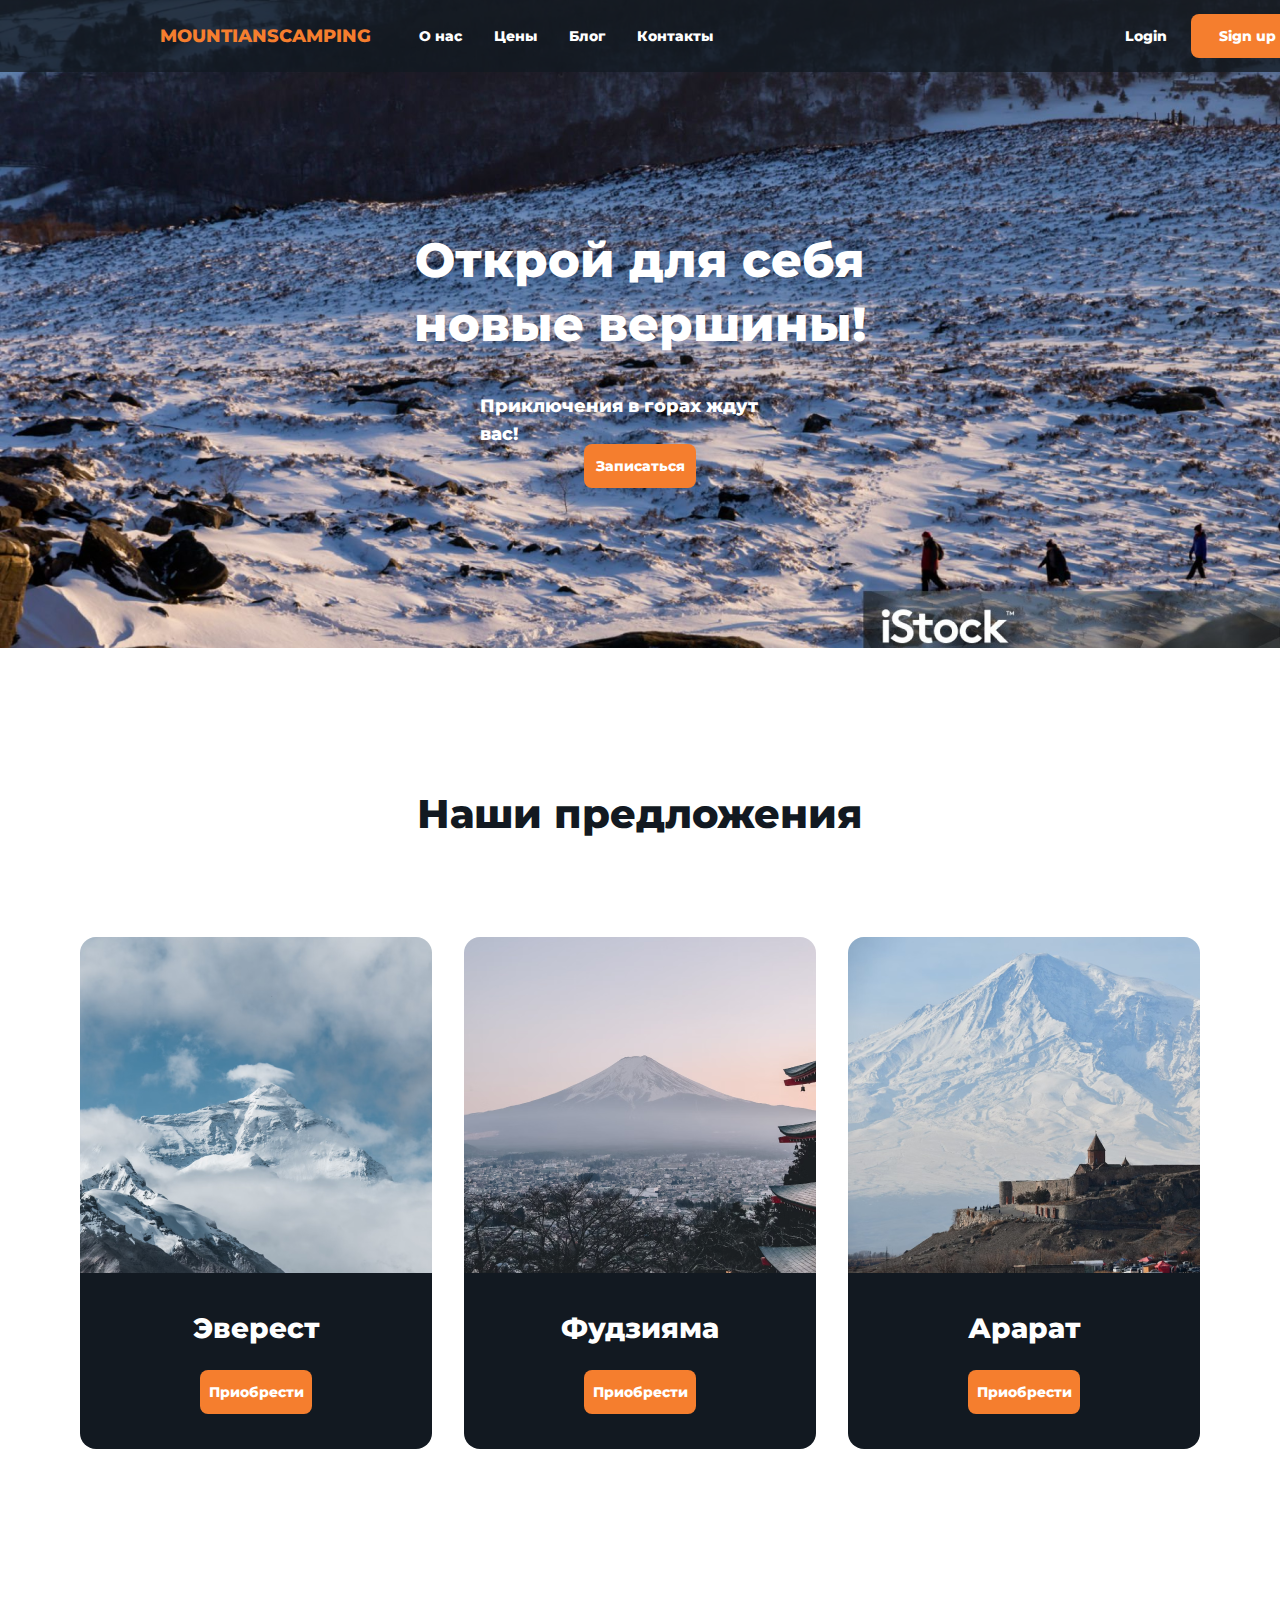
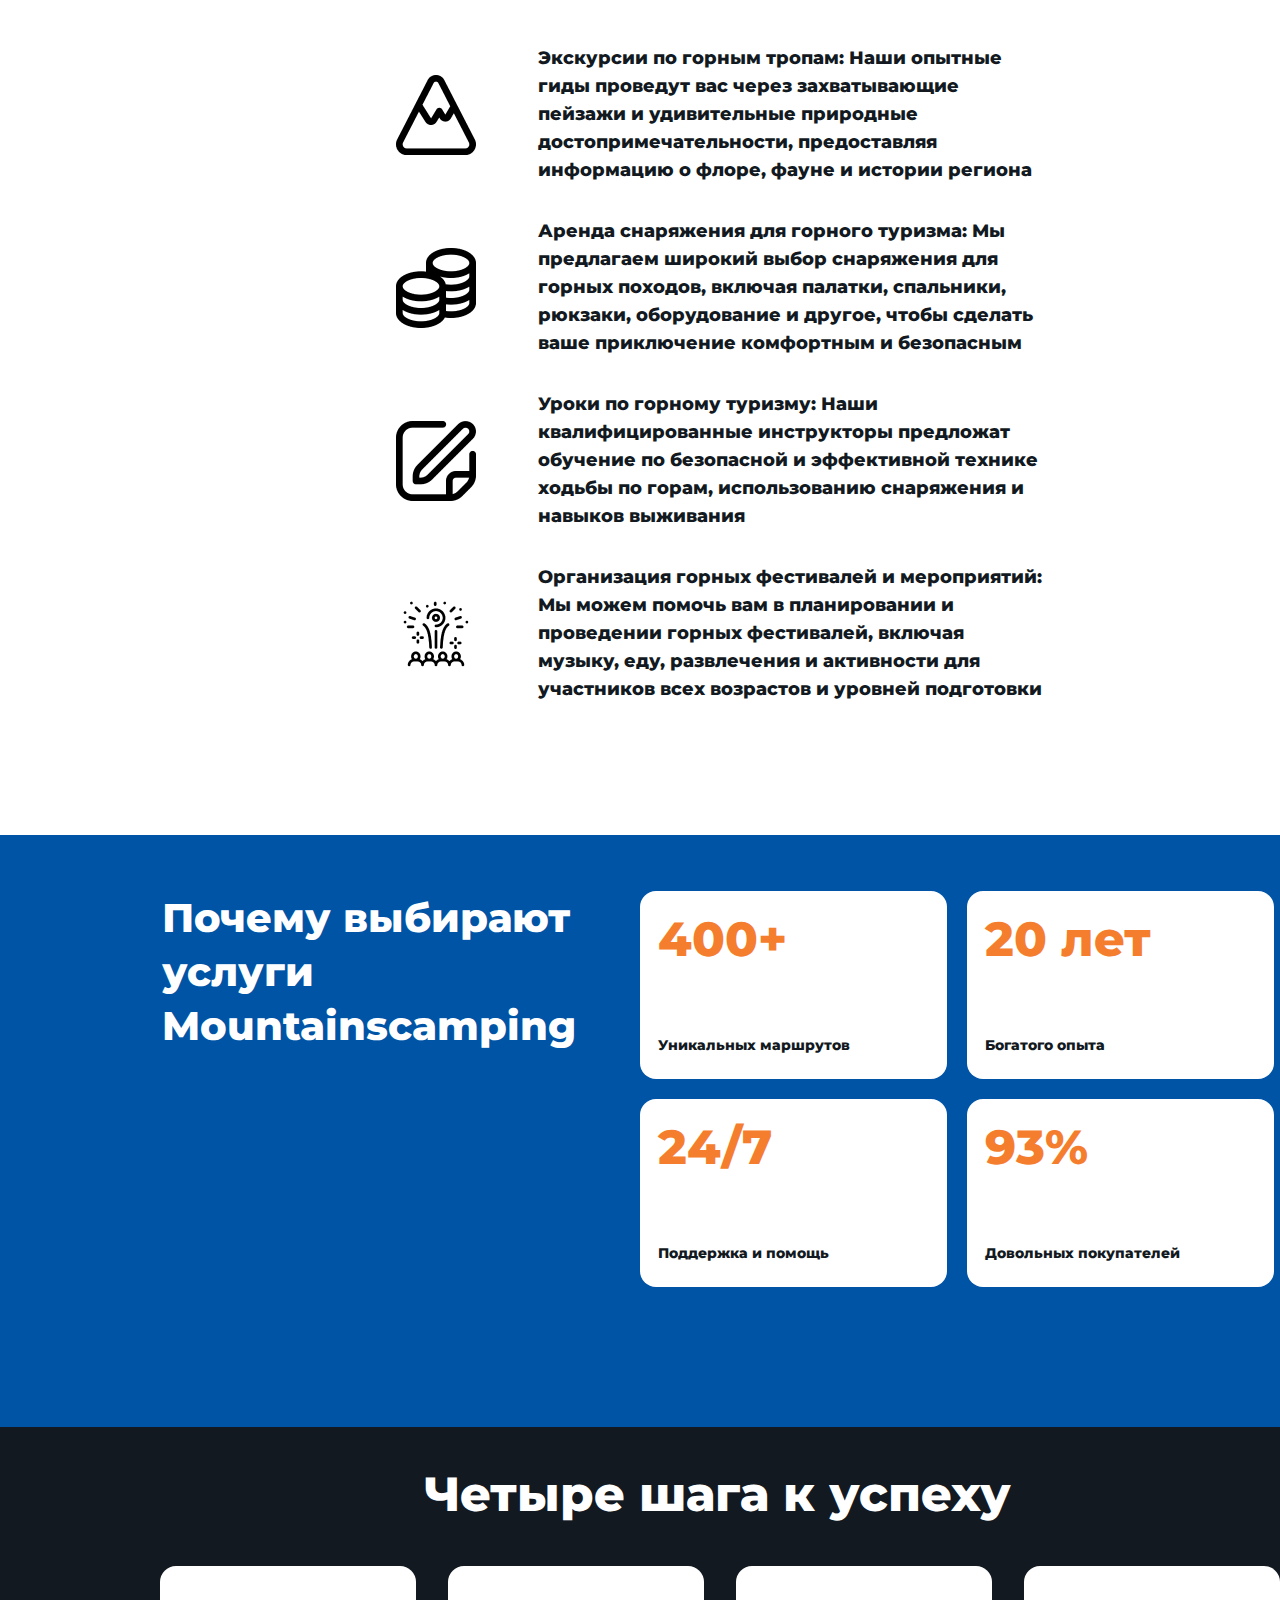
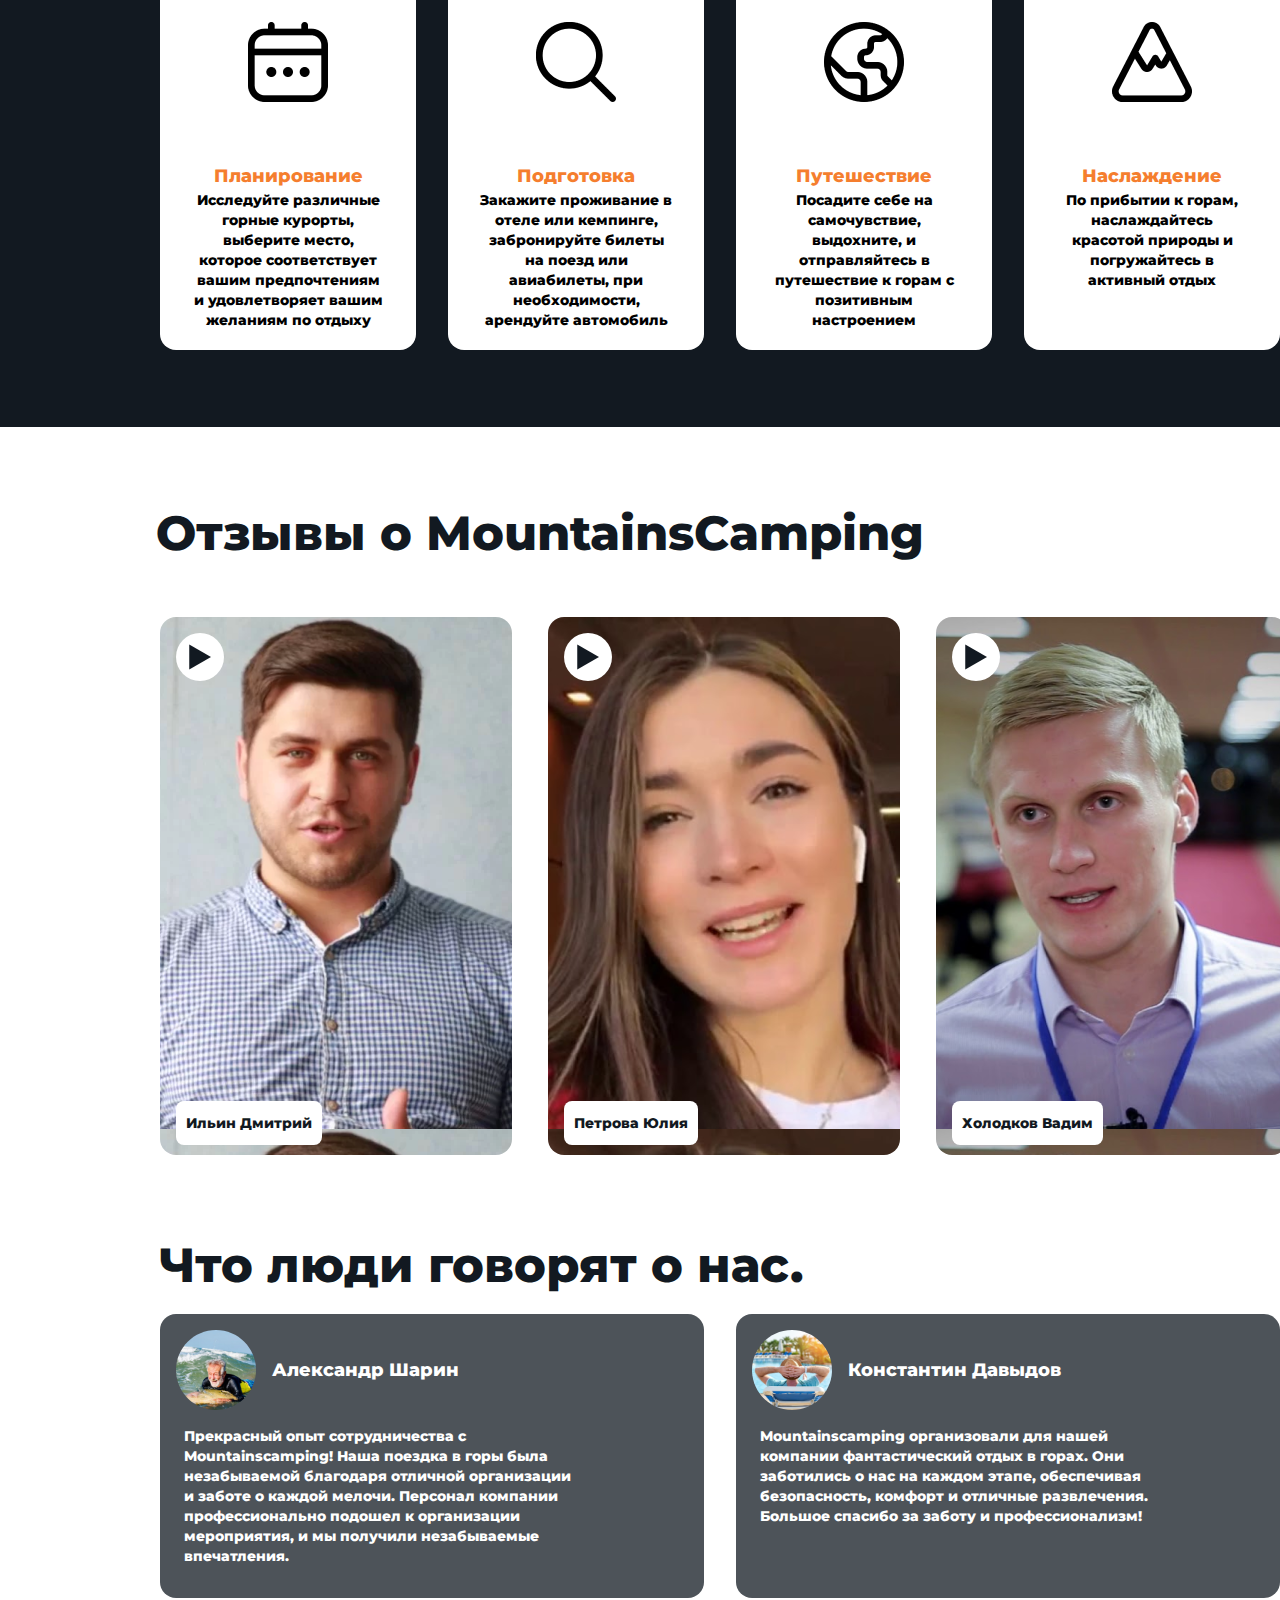
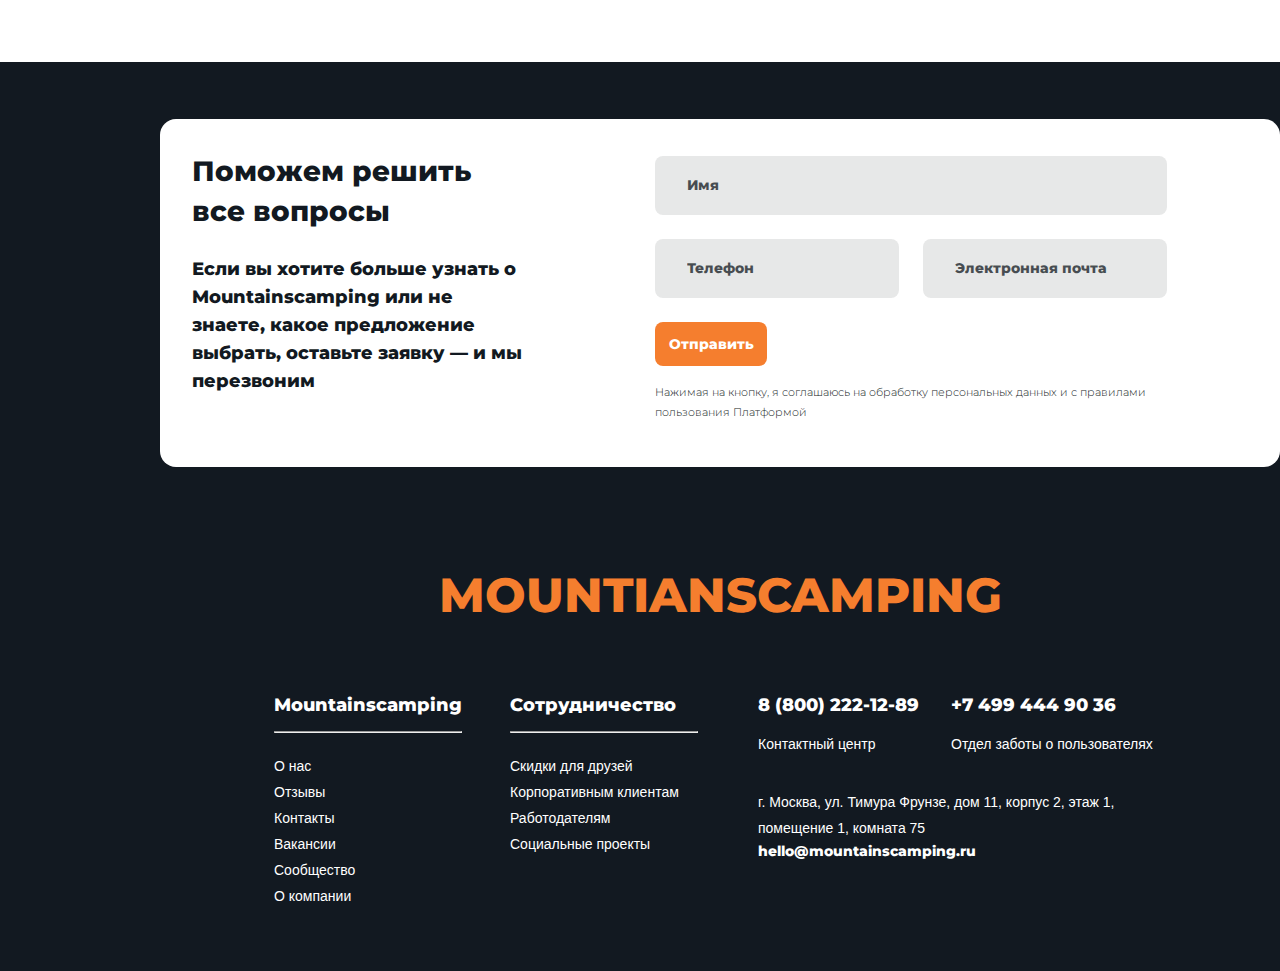
<file: index.html>
<!DOCTYPE html>
<html lang="ru">
  <head>
    <meta charset="UTF-8" />
    <meta name="viewport" content="width=device-width, initial-scale=1.0" />
    <link rel="stylesheet" type="text/css" href="practice.css" />
    <link rel="preconnect" href="https://fonts.googleapis.com" />
    <link rel="preconnect" href="https://fonts.gstatic.com" crossorigin />
    <link
      href="https://fonts.googleapis.com/css2?family=Montserrat:wght@300;800&display=swap"
      rel="stylesheet"
    />

    <title>Mountainscamping</title>
  </head>
  <body>
    <div class="container">
      <div class="header">
        <div class="nav-bar">
          <div class="nav-bar__main-block">
            <h4 class="logo" id="nav-bar">MOUNTIANSCAMPING</h4>
            <ul class="nav-bar__menu">
              <li class="nav-bar__menu-item">
                <a class="nav-bar__menu-item-href" href="#">О нас</a>
              </li>
              <li class="nav-bar__menu-item">
                <a class="nav-bar__menu-item-href" href="#">Цены</a>
              </li>
              <li class="nav-bar__menu-item">
                <a class="nav-bar__menu-item-href" href="#">Блог</a>
              </li>
              <li class="nav-bar__menu-item">
                <a class="nav-bar__menu-item-href" href="#">Контакты</a>
              </li>
            </ul>
            <a href="#" class="nav-bar__login">Login</a>
            <button class="button" id="nav-bar-button">Sign up</button>
          </div>
        </div>
        <div class="greetings">
          <div class="greetings__main-block">
            <h1 class="greetings__title">Открой для себя новые вершины!</h1>
            <h4 class="greetings__subtitle">Приключения в горах ждут вас!</h4>
            <button class="button" id="greetings">Записаться</button>
          </div>
        </div>
      </div>
      <div class="call-to-action">
        <h2 class="call-to-action__title">Наши предложения</h2>
        <div class="call-to-action__down">
          <div class="call-to-action__block">
            <img
              class="call-to-action__image"
              src="image/image-2.png"
              alt="Эверест"
            />
            <div class="call-to-action__signboard">
              <h3 class="call-to-action__name">Эверест</h3>
              <button class="button" id="call-to-action">Приобрести</button>
            </div>
          </div>
          <div class="call-to-action__block">
            <img
              class="call-to-action__image"
              src="image/image-4.png"
              alt="Фудзияма"
            />
            <div class="call-to-action__signboard">
              <h3 class="call-to-action__name">Фудзияма</h3>
              <button class="button" id="call-to-action">Приобрести</button>
            </div>
          </div>
          <div class="call-to-action__block">
            <img
              class="call-to-action__image"
              src="image/image-3.png"
              alt="Арарат"
            />
            <div class="call-to-action__signboard">
              <h3 class="call-to-action__name">Арарат</h3>
              <button class="button" id="call-to-action">Приобрести</button>
            </div>
          </div>
        </div>
      </div>
      <div class="services">
        <div class="services__main-block">
          <div class="services__block" id="block-1">
            <img
              class="services__image"
              src="image/image-12.png"
              alt="Экскурсии по горным тропам"
            />
            <p class="services__description">
              Экскурсии по горным тропам: Наши опытные гиды проведут вас через
              захватывающие пейзажи и удивительные природные
              достопримечательности, предоставляя информацию о флоре, фауне и
              истории региона
            </p>
          </div>
          <div class="services__block" id="block-2">
            <img
              class="services__image"
              src="image/image-13.png"
              alt="Аренда снаряжения для горного туризма"
            />
            <p class="services__description">
              Аренда снаряжения для горного туризма: Мы предлагаем широкий выбор
              снаряжения для горных походов, включая палатки, спальники,
              рюкзаки, оборудование и другое, чтобы сделать ваше приключение
              комфортным и безопасным
            </p>
          </div>
          <div class="services__block" id="block-3">
            <img
              class="services__image"
              src="image/image-14.png"
              alt="Уроки по горному туризму"
            />
            <p class="services__description">
              Уроки по горному туризму: Наши квалифицированные инструкторы
              предложат обучение по безопасной и эффективной технике ходьбы по
              горам, использованию снаряжения и навыков выживания
            </p>
          </div>
          <div class="services__block" id="block-4">
            <img
              class="services__image"
              src="image/image-15.png"
              alt="Организация горных фестивалей и мероприятий"
            />
            <p class="services__description">
              Организация горных фестивалей и мероприятий: Мы можем помочь вам в
              планировании и проведении горных фестивалей, включая музыку, еду,
              развлечения и активности для участников всех возрастов и уровней
              подготовки
            </p>
          </div>
        </div>
      </div>
      <div class="advantages">
        <div class="advantages__main-block">
          <div class="advantages__title-block">
            <h2 class="advantages__title">
              Почему выбирают услуги Mountainscamping
            </h2>
          </div>
          <div class="advantages__advantage-block">
            <div class="advantages__block">
              <h1>400+</h1>
              <p>Уникальных маршрутов</p>
            </div>
            <div class="advantages__block">
              <h1>20 лет</h1>
              <p>Богатого опыта</p>
            </div>
            <div class="advantages__block">
              <h1>24/7</h1>
              <p>Поддержка и помощь</p>
            </div>
            <div class="advantages__block">
              <h1>93%</h1>
              <p>Довольных покупателей</p>
            </div>
          </div>
        </div>
      </div>
      <div class="all-steps">
        <div class="all-steps__main-block">
          <h1 class="all-steps__title">Четыре шага к успеху</h1>
          <div class="all-steps__block">
            <div class="all-steps__step">
              <img class="all-steps__image" src="image/image-10.png" alt="" />
              <h4 class="all-steps__title-step">Планирование</h4>
              <p class="all-steps__step-text">
                Исследуйте различные горные курорты, выберите место, которое
                соответствует вашим предпочтениям и удовлетворяет вашим желаниям
                по отдыху
              </p>
            </div>
            <div class="all-steps__step">
              <img class="all-steps__image" src="image/image-9.png" alt="" />
              <h4 class="all-steps__title-step">Подготовка</h4>
              <p class="all-steps__step-text">
                Закажите проживание в отеле или кемпинге, забронируйте билеты на
                поезд или авиабилеты, при необходимости, арендуйте автомобиль
              </p>
            </div>
            <div class="all-steps__step">
              <img class="all-steps__image" src="image/image-11.png" alt="" />
              <h4 class="all-steps__title-step">Путешествие</h4>
              <p class="all-steps__step-text">
                Посадите себе на самочувствие, выдохните, и отправляйтесь в
                путешествие к горам с позитивным настроением
              </p>
            </div>
            <div class="all-steps__step">
              <img class="all-steps__image" src="image/image-12.png" alt="" />
              <h4 class="all-steps__title-step">Наслаждение</h4>
              <p class="all-steps__step-text">
                По прибытии к горам, наслаждайтесь красотой природы и
                погружайтесь в активный отдых
              </p>
            </div>
          </div>
        </div>
      </div>
      <div class="video-reviews">
        <h1>Отзывы о MountainsCamping</h1>
        <div class="video-reviews__reviews-block">
          <div class="video-reviews__review">
            <button class="circle-button">
              <svg
                xmlns="http://www.w3.org/2000/svg"
                width="22"
                height="27"
                viewBox="0 0 22 27"
                fill="none"
              >
                <path
                  d="M22 13.5L0.25 26.0574V0.942632L22 13.5Z"
                  fill="#121921"
                />
              </svg>
            </button>
            <div class="video-reviews__name-board">
              <p>Ильин Дмитрий</p>
            </div>
          </div>
          <div class="video-reviews__review">
            <button class="circle-button">
              <svg
                xmlns="http://www.w3.org/2000/svg"
                width="22"
                height="27"
                viewBox="0 0 22 27"
                fill="none"
              >
                <path
                  d="M22 13.5L0.25 26.0574V0.942632L22 13.5Z"
                  fill="#121921"
                />
              </svg>
            </button>
            <div class="video-reviews__name-board">
              <p>Петрова Юлия</p>
            </div>
          </div>
          <div class="video-reviews__review">
            <button class="circle-button">
              <svg
                xmlns="http://www.w3.org/2000/svg"
                width="22"
                height="27"
                viewBox="0 0 22 27"
                fill="none"
              >
                <path
                  d="M22 13.5L0.25 26.0574V0.942632L22 13.5Z"
                  fill="#121921"
                />
              </svg>
            </button>
            <div class="video-reviews__name-board">
              <p>Холодков Вадим</p>
            </div>
          </div>
        </div>
      </div>

      <div class="text-reviews">
        <div class="text-reviews__main-block">
          <h1 class="text-reviews__title">Что люди говорят о нас.</h1>
          <div class="text-reviews__blocks">
            <div class="text-reviews__block">
              <div class="text-reviews__block-up">
                <img
                  class="text-reviews__image"
                  src="image/ellipse-23.svg"
                  alt="Александр Шарин"
                />
                <h4 class="text-reviews__name">Александр Шарин</h4>
              </div>
              <p class="text-reviews__text">
                Прекрасный опыт сотрудничества с Mountainscamping! Наша поездка
                в горы была незабываемой благодаря отличной организации и заботе
                о каждой мелочи. Персонал компании профессионально подошел к
                организации мероприятия, и мы получили незабываемые впечатления.
              </p>
            </div>
            <div class="text-reviews__block">
              <div class="text-reviews__block-up">
                <img
                  class="text-reviews__image"
                  src="image/ellipse-22.svg"
                  alt="Константин Давыдов"
                />
                <h4 class="text-reviews__name">Константин Давыдов</h4>
              </div>
              <p class="text-reviews__text">
                Mountainscamping организовали для нашей компании фантастический
                отдых в горах. Они заботились о нас на каждом этапе, обеспечивая
                безопасность, комфорт и отличные развлечения. Большое спасибо за
                заботу и профессионализм!
              </p>
            </div>
          </div>
        </div>
      </div>
      <div class="footer">
        <div class="form">
          <div class="form__text-block">
            <h3 class="form__title">Поможем решить все вопросы</h3>
            <h4 class="form__text">
              Если вы хотите больше узнать о Mountainscamping или не знаете,
              какое предложение выбрать, оставьте заявку — и мы перезвоним
            </h4>
          </div>
          <div class="form__info-block">
            <input class="form__input" type="text" placeholder="Имя" />
            <div class="form__phone-email">
              <input class="form__input-tel" type="tel" placeholder="Телефон" />
              <input
                class="form__input-email"
                type="email"
                placeholder="Электронная почта"
              />
            </div>
            <button class="button" type="submit">Отправить</button>
            <a href="#" class="form__link"
              >Нажимая на кнопку, я соглашаюсь на обработку персональных данных
              и с правилами пользования Платформой</a
            >
          </div>
        </div>
        <div class="data">
          <h1 class="logo" id="data">MOUNTIANSCAMPING</h1>
          <div class="data__data-block">
            <div class="data__data-ul-block">
              <h4 class="data__title">Mountainscamping</h4>
              <hr />
              <ul class="data__ul">
                <li class="data__ul-item"><a href="#">О нас</a></li>
                <li class="data__ul-item"><a href="#">Отзывы</a></li>
                <li class="data__ul-item"><a href="#">Контакты</a></li>
                <li class="data__ul-item"><a href="#">Вакансии</a></li>
                <li class="data__ul-item"><a href="#">Сообщество</a></li>
                <li class="data__ul-item"><a href="#">О компании</a></li>
              </ul>
            </div>
            <div class="data__data-ul-block">
              <h4 class="data__title">Сотрудничество</h4>
              <hr />
              <ul class="data__ul">
                <li class="data__ul-item"><a href="#">Скидки для друзей</a></li>
                <li class="data__ul-item">
                  <a href="#">Корпоративным клиентам</a>
                </li>
                <li class="data__ul-item"><a href="#">Работодателям</a></li>
                <li class="data__ul-item">
                  <a href="#">Социальные проекты</a>
                </li>
              </ul>
            </div>
            <div class="data__info">
              <div class="data__phone-block">
                <div class="data__phone">
                  <h4 class="data__title">8 (800) 222-12-89</h4>
                  <p class="data__text">Контактный центр</p>
                </div>
                <div class="data__phone">
                  <h4 class="data__title">+7 499 444 90 36</h4>
                  <p class="data__text">Отдел заботы о пользователях</p>
                </div>
              </div>
              <div class="data__location-email-block">
                <p class="data__text">
                  г. Москва, ул. Тимура Фрунзе, дом 11, корпус 2, этаж 1,
                  помещение 1, комната 75
                </p>
                <a class="data__email" href="#">hello@mountainscamping.ru</a>
              </div>
            </div>
          </div>
        </div>
      </div>
    </div>
  </body>
</html>
</file>
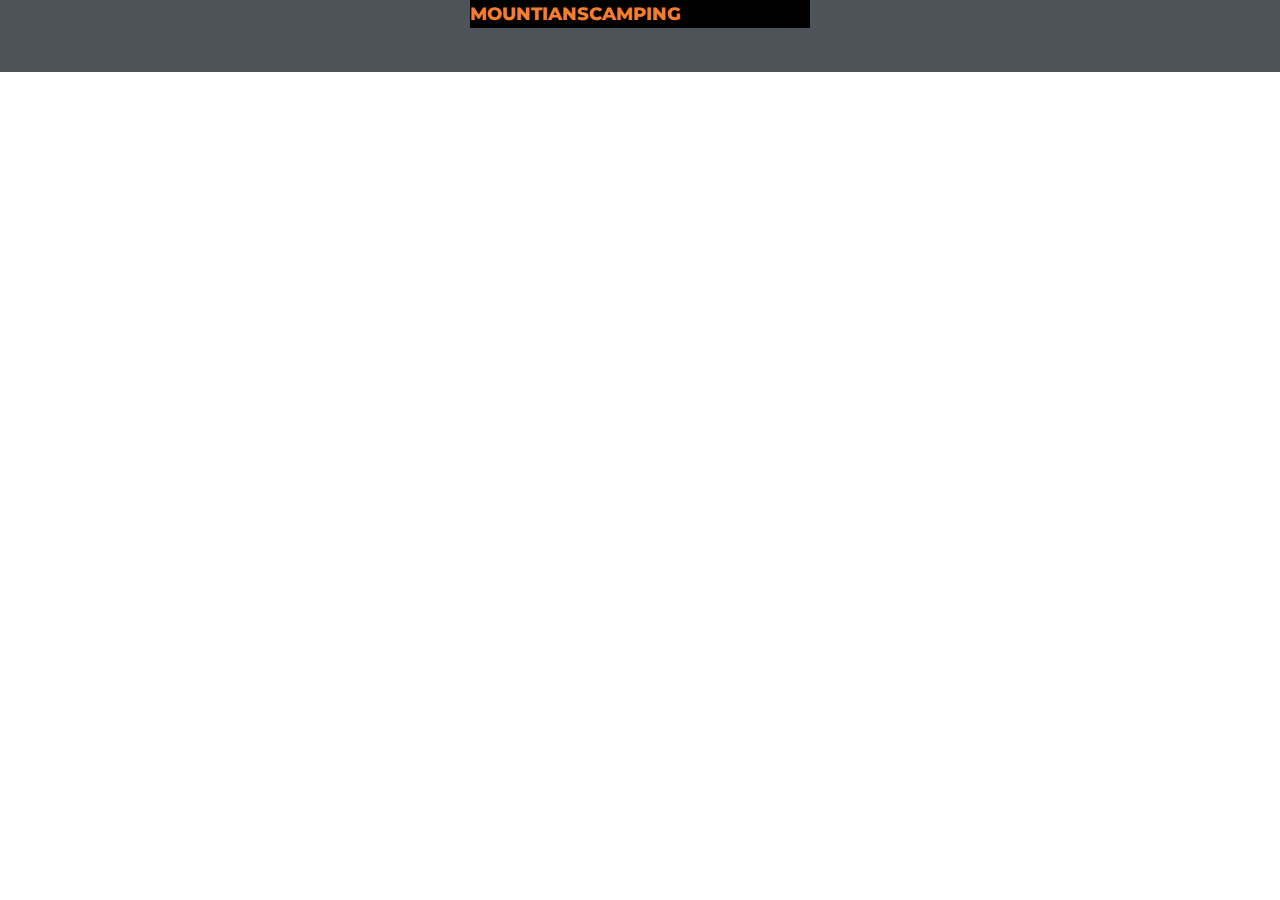
<file: new-practice.html>
<!DOCTYPE html>
<html lang="en">
  <head>
    <meta charset="UTF-8" />
    <meta name="viewport" content="width=device-width, initial-scale=1.0" />
    <link rel="stylesheet" type="text/css" href="new-practice.css" />
    <link rel="preconnect" href="https://fonts.googleapis.com" />
    <link rel="preconnect" href="https://fonts.gstatic.com" crossorigin />
    <link
      href="https://fonts.googleapis.com/css2?family=Montserrat:wght@300;800&display=swap"
      rel="stylesheet"
    />
    <title>Mountainscamping</title>
  </head>
  <body>
    <div class="container">
      <div class="header">
        <div class="nav-bar">
            <div class="nav-bar__main-block">
                <h4 class="logo" id="nav-bar">MOUNTIANSCAMPING</h4>
            </div>
        </div>
      </div>
    </div>
  </body>
</html>
</file>
<file: practice.css>
* {
  padding: 0;
  margin: 0;
}

.body {
  max-width: 100%;
  overflow-x: hidden;
}

@font-face {
  font-family: "Montserrat-Thin";
  src: 
    url("\fonts\Montserrat-Thin.ttf")
    format("ttf");
}

.container {
  width: 100%;
  display: flex;
  flex-direction: column;
  position: absolute;
}

.button {
  display: flex;
  width: 112px;
  padding: 12px 10px;
  justify-content: center;
  color: var(--white-100, #fff);
  font-family: "Montserrat", sans-serif;
  font-size: 14px;
  font-style: normal;
  font-weight: 800;
  line-height: 20px;
  align-items: center;
  gap: 24px;
  border: none;
  border-radius: 8px;
  background: var(--orange-100, #f57e2e);
  transition: background-color 0.2s ease;
}

.button:hover {
  color: #f57e2e;
  background-color: #fff;
  transition: background-color 0.2s ease;
}

.logo {
  color: #f57e2e;
  font-family: "Montserrat", sans-serif;
  font-size: 18px;
  font-style: normal;
  font-weight: 800;
  line-height: 28px;
}

.header {
  width: 100%;
  height: 648px;
  flex-shrink: 0;
  background: url("image/image\ 1.png");
  background-size: cover;
  background-repeat: no-repeat;
}

.nav-bar {
  display: flex;
  flex-direction: row;
  width: 100%;
  height: 72px;
  background: var(--dark-blue-75, rgba(18, 25, 33, 0.75));
}

.nav-bar__main-block {
  display: flex;
  align-items: center;
}

#nav-bar {
  margin-left: 160px;
  margin-right: 48px;
}

.nav-bar__menu {
  list-style: none;
  display: flex;
  flex-direction: row;
  align-items: center;
  width: 296px;
  margin: 0;
  padding: 0;
}

.nav-bar__menu-item {
  margin-right: 32px;
  white-space: nowrap;
}

.nav-bar__menu-item-href {
  font-family: "Montserrat", sans-serif;
  font-size: 14px;
  font-style: normal;
  font-weight: 800;
  line-height: 20px;
  text-decoration: none;
  color: var(--white-100, #fff);
}

.nav-bar__menu-item-href:hover {
  font-family: "Montserrat", sans-serif;
  font-size: 14px;
  font-style: normal;
  font-weight: 800;
  line-height: 20px;
  text-decoration: none;
  color: #f57e2e;
}

.nav-bar__login {
  margin-left: auto;
  font-family: "Montserrat", sans-serif;
  font-size: 14px;
  font-style: normal;
  font-weight: 800;
  line-height: 20px;
  text-decoration: none;
  color: var(--white-100, #fff);
  margin-left: 410px;
}

#nav-bar-button {
  margin-left: 24px;
  margin-right: 160px;
}

.nav-bar__login:hover {
  color: #f57e2e;
}

.greetings {
  position: relative;
}

.greetings__main-block {
  display: flex;
  flex-direction: column;
  width: 510px;
  height: 286px;
  margin-top: 286px;
  margin-left: 50%;
  transform: translate(-50%, -50%);
  transform: translate(-50%, -50%);
  padding: 12px 10px;
  justify-content: center;
  align-items: center;
  gap: 24px;
}

.greetings__title {
  width: 544px;
  height: 44px;
  flex-shrink: 0;
  color: #fff;
  font-family: "Montserrat", sans-serif;
  font-size: 48px;
  font-style: normal;
  font-weight: 800;
  line-height: 64px;
  text-align: center;
}

.greetings__subtitle {
  width: 320px;
  height: 28px;
  margin-top: 96px;
  color: #fff;
  font-family: "Montserrat", sans-serif;
  font-size: 18px;
  font-style: normal;
  font-weight: 800;
  line-height: 28px;
}


.call-to-action {
  width: 100%;
  height: 852px;
  display: flex;
  flex-direction: column;
  justify-content: center;
  align-items: center;
}

.call-to-action__title {
  width: 447px;
  height: 54px;
  margin-top: 87px;
  margin-bottom: 96px;
  text-align: center;
  color: #121921;
  font-family: "Montserrat", sans-serif;
  font-size: 40px;
  font-style: normal;
  font-weight: 800;
  line-height: 54px;
}

.call-to-action__down {
  display: flex;
  flex-direction: row;
  justify-content: space-around;
}

.call-to-action__block {
  display: flex;
  flex-direction: column;
  align-items: center;
  margin: 0 16px;
}

.call-to-action__image {
  width: 352px;
  height: 352px;
  border-radius: 16px 16px 0px 0px;
}

.call-to-action__signboard {
  width: 352px;
  height: 176px;
  margin-top: -16px;
  border-radius: 0px 0px 16px 16px;
  background-color: #121921;
  display: flex;
  flex-direction: column;
  justify-content: space-around;
}

.call-to-action__name {
  color: var(--white-100, #fff);
  font-family: "Montserrat", sans-serif;
  font-size: 28px;
  font-style: normal;
  font-weight: 800;
  line-height: 40px;
  text-align: center;
}
#call-to-action {
  margin-top: -48px;
  align-self: center;
}

.services {
  width: 647px;
  height: 647px;
  flex-shrink: 0;
  margin-top: 144px;
  margin-left: 396px;
  margin-bottom: 144px;
}
.services__block {
  display: flex;
  flex-direction: row;
  width: 647px;
  height: 141px;
  margin-bottom: 32px;
}

.services__image {
  width: 80px;
  height: 80px;
  margin-right: 62px;
  align-self: center;
}

.services__description {
  color: var(--dark-blue-100, #121921);
  font-family: Montserrat;
  font-size: 18px;
  font-style: normal;
  font-weight: 800;
  line-height: 28px;
}

.advantages {
  width: 100%;
  height: 592px;
  background: var(--blue-100, #0054a6);
}

.advantages__main-block {
  display: flex;
}

.advantages__title-block {
  margin-top: 56px;
  margin-left: 162px;
  margin-right: 32px;
}

.advantages__title {
  width: 446px;
  height: 48px;
  color: var(--white-100, #fff);
  font-family: "Montserrat", sans-serif;
  font-size: 40px;
  font-style: normal;
  font-weight: 800;
  line-height: 54px;
}

.advantages__advantage-block {
  width: 634px;
  height: 416px;
  display: flex;
  flex-wrap: wrap;
  justify-content: space-between;
  margin-top: 56px;
}

.advantages__block {
  width: calc(50% - 10px);
  margin-bottom: 20px;
  background: var(--white-100, #fff);
  border-radius: 16px;
}

.advantages h1 {
  width: 195.294px;
  height: 64px;
  color: var(--orange-100, #f57e2e);
  font-family: "Montserrat", sans-serif;
  font-size: 48px;
  font-style: normal;
  font-weight: 800;
  line-height: 64px;
  margin: 16px 0 0 17.65px;
}

.advantages p {
  width: 222.353px;
  height: 20px;
  color: var(--dark-blue-100, #121921);
  font-family: "Montserrat", sans-serif;
  font-size: 14px;
  font-style: normal;
  font-weight: 800;
  line-height: 20px;
  margin: 64px 0 0 17.65px;
}

.all-steps {
  width: 100%;
  height: 600px;
  flex-shrink: 0;
  background: var(--dark-blue-100, #121921);
}

.all-steps__title {
  width: 589px;
  color: var(--white-100, #fff);
  font-family: "Montserrat", sans-serif;
  font-size: 48px;
  font-style: normal;
  font-weight: 800;
  line-height: 64px;
  margin-top: 35px;
  margin-left: 425px;
  margin-right: 426px;
}

.all-steps__block {
  display: flex;
  width: 608px;
  flex-shrink: 0;
  margin-top: 40px;
  margin-left: 144px;
}

.all-steps__step {
  width: 256px;
  height: 384px;
  border-radius: 16px;
  background: var(--white-100, #fff);
  margin: 0 16px;
}

.all-steps__image {
  width: 80px;
  height: 80px;
  flex-shrink: 0;
  margin: 56px 88px;
}

.all-steps__title-step {
  text-align: center;
  color: var(--orange-100, #f57e2e);
  font-family: "Montserrat", sans-serif;
  font-size: 18px;
  font-style: normal;
  font-weight: 800;
  line-height: 28px;
}

.all-steps__step-text {
  width: 192px;
  height: 81px;
  color: #000;
  margin-left: 32px;
  text-align: center;
  font-family: "Montserrat", sans-serif;
  font-size: 14px;
  font-style: normal;
  font-weight: 800;
  line-height: 20px;
}

.video-reviews {
  display: flex;
  flex-direction: column;
  width: 1128px;
  height: 628px;
  margin-top: 74px;
  margin-left: 156px;
  margin-bottom: 104px;
  justify-content: center;
  align-items: center;
}

.video-reviews h1 {
  width: 1128px;
  height: 219px;
  color: var(--dark-blue-100, #121921);
  font-family: "Montserrat", sans-serif;
  font-size: 48px;
  font-style: normal;
  font-weight: 800;
  line-height: 64px;
}

.video-reviews__reviews-block {
  display: flex;
  flex-direction: row;
  width: 1120px;
  height: 512px;
  gap: 36px;
}

.video-reviews__review {
  width: 957px;
  height: 538px;
  border-radius: 16px;
}

.video-reviews__review:nth-child(1) {
  background: url("image/image-111.png");
}

.video-reviews__review:nth-child(2) {
  background: url("image/image-222.png");
}

.video-reviews__review:nth-child(3) {
  background: url("image/image-333.png");
}

.circle-button {
  width: 48px;
  height: 48px;
  margin: 16px 288px 0px 16px;
  border-radius: 50%;
  background-color: #fff;
  border: none;
  position: relative;
  overflow: hidden;
  transition: background-color 0.2s ease;
}

.circle-button:hover {
  width: 48px;
  height: 48px;
  margin: 16px 288px 0px 16px;
  border-radius: 50%;
  background-color: #121921;
  border: none;
  position: relative;
  overflow: hidden;
  transition: background-color 0.2s ease;
}

.circle-button svg {
  position: absolute;
  top: 50%;
  left: 50%;
  transform: translate(-50%, -50%);
}

.circle-button:hover svg path {
  fill: #fff;
}

.video-reviews__name-board {
  display: inline-flex;
  margin-top: 416px;
  margin-left: 16px;
  padding: 12px 10px;
  justify-content: center;
  align-items: center;
  gap: 24px;
  border-radius: 8px;
  background: var(--white-100, #fff);
}

.video-reviews__name-board p {
  color: var(--dark-blue-100, #121921);
  font-family: "Montserrat", sans-serif;
  font-size: 14px;
  font-style: normal;
  font-weight: 800;
  line-height: 20px;
}

.text-reviews {
  width: 100%;
  height: 365px;
  margin-bottom: 64px;
  display: flex;
}

.text-reviews__main-block {
  width: 1120px;
  height: 365px;
  margin-left: 160px;
}

.text-reviews__title {
  width: 776px;
  height: 66px;
  color: var(--dark-blue-100, #121921);
  font-family: "Montserrat", sans-serif;
  font-size: 48px;
  font-style: normal;
  font-weight: 800;
  line-height: 64px;
  margin-bottom: 15px;
}

.text-reviews__blocks {
  display: flex;
  flex-direction: row;
  width: 1120px;
  height: 284px;
  gap: 32px;
}

.text-reviews__block {
  display: flex;
  flex-direction: column;
  width: 544px;
  height: 284px;
  border-radius: 16px;
  background: var(--dark-blue-75, rgba(18, 25, 33, 0.75));
}

.text-reviews__block-up {
  display: flex;
  flex-direction: row;
  width: 281px;
  height: 80px;
  margin-bottom: 16px;
}

.text-reviews__name {
  width: 185px;
  height: 28px;
  margin-top: 42px;
  color: var(--white-100, #fff);
  font-family: "Montserrat", sans-serif;
  font-size: 18px;
  font-style: normal;
  font-weight: 800;
  line-height: 28px;
  white-space: nowrap;
}

.text-reviews__image {
  width: 80px;
  height: 80px;
  margin: 16px;
}

.text-reviews__text {
  width: 400px;
  height: 56px;
  margin-left: 24px;
  margin-top: 16px;
  color: var(--white-100, #fff);
  font-family: "Montserrat", sans-serif;
  font-size: 14px;
  font-style: normal;
  font-weight: 800;
  line-height: 20px;
}

.footer {
  width: 100%;
  height: 909px;
  background: var(--dark-blue-100, #121921);
}

.form {
  width: 1120px;
  height: 348px;
  border-radius: 16px;
  background: var(--white-100, #fff);
  display: flex;
  margin-top: 57px;
  margin-left: 160px;
  margin-bottom: 96px;
}

.form__title {
  color: var(--dark-blue-100, #121921);
  font-family: "Montserrat", sans-serif;
  font-size: 28px;
  font-style: normal;
  font-weight: 800;
  line-height: 40px;
  margin-bottom: 24px;
}

.form__text {
  flex-shrink: 0;
  color: var(--dark-blue-100, #121921);
  font-family: "Montserrat", sans-serif;
  font-size: 18px;
  font-style: normal;
  font-weight: 800;
  line-height: 28px;
}

.form__text-block {
  width: 335px;
  margin-left: 32px;
  margin-top: 32px;
  margin-right: 128px;
}

.form__info-block {
  width: 512px;
  height: 266px;
  margin-top: 37px;
}

.form input {
  background-color: #1219211a;
  border: none;
  border-radius: 8px;
  height: 59px;
  padding-left: 32px;
  margin-bottom: 24px;
}

.form__input {
  width: 480px;
}

.form__phone-email {
  width: 512px;
  gap: 24px;
  display: flex;
  flex-direction: row;
}

.form__input-tel,
.form__input-email {
  width: 244px;
}

.form ::placeholder {
  color: var(--dark-blue-75, rgba(18, 25, 33, 0.75));
  font-family: "Montserrat", sans-serif;
  font-size: 14px;
  font-style: normal;
  font-weight: 800;
  line-height: 20px;
}

.form button {
  margin-bottom: 16px;
}

.form__link {
  width: 511px;
  color: var(--dark-blue-100, #121921);
  font-family: "Montserrat", sans-serif;
  font-size: 11px;
  font-style: normal;
  font-weight: 300;
  line-height: 20px;
  text-decoration: none;
}

.data {
  width: 892px;
  height: 344px;
  margin-left: 274px;
  margin-bottom: 64px;
}

#data {
  margin-left: 165px;
  margin-bottom: 64px;
  color: var(--orange-100, #f57e2e);
  font-family: "Montserrat", sans-serif;
  font-size: 48px;
  font-style: normal;
  font-weight: 800;
  line-height: 64px;
}

.data__data-block {
  display: flex;
  flex-direction: row;
  width: 892px;
  height: 216px;
}

.data__data-ul-block {
  width: 196px;
  margin-right: 48px;
}

.data__title {
  margin-bottom: 12px;
  color: var(--white-100, #fff);
  font-family: "Montserrat", sans-serif;
  font-size: 18px;
  font-style: normal;
  font-weight: 800;
  line-height: 28px;
}

hr {
  width: 186px;
  background-color: rgba(255, 255, 255, 0.25);
  margin-bottom: 20px;
}

.data__ul {
  list-style: none;
}

.data__ul-item a {
  color: var(--white-100, #fff);
  font-family: "Montserrat-Thin", sans-serif;
  font-size: 14px;
  font-style: normal;
  font-weight: 300;
  line-height: 26px;
  text-decoration: none;
}

.data__info {
  width: 412px;
  height: 182px;
  margin-left: 12px;
}

.data__phone-block {
  display: flex;
  flex-direction: row;
  width: 412px;
  height: 66px;
  gap: 32px;
  margin-bottom: 32px;
}

.data__text {
  color: var(--white-100, #fff);
  font-family: "Montserrat-Thin", sans-serif;
  font-size: 14px;
  font-style: normal;
  font-weight: 300;
  line-height: 26px;
}

.data__email {
  width: 412px;
  height: 26px;
  color: var(--white-100, #fff);
  font-family: "Montserrat", sans-serif;
  font-size: 14px;
  font-style: normal;
  font-weight: 800;
  line-height: 20px;
  text-decoration: none;
}

@media only screen and (min-width: 320px) and (max-width: 768px) {
  body {
    overflow-x: hidden;
    max-width: 100%;
  }

  .container {
    display: flex;
    width: 100%;
    flex-direction: column;
    align-items: center;  
  }

  .button {
    display: flex;
    width: 112px;
    padding: 12px 10px;
    justify-content: center;
    color: var(--white-100, #fff);
    font-family: "Montserrat", sans-serif;
    font-size: 14px;
    font-style: normal;
    font-weight: 800;
    line-height: 20px;
    align-items: center;
    gap: 24px;
    border: none;
    border-radius: 8px;
    background: var(--orange-100, #f57e2e);
    transition: background-color 0.2s ease;
  }
  
  .button:hover {
    color: #f57e2e;
    background-color: #fff;
    transition: background-color 0.2s ease;
  }
  
  .logo {
    width: 211px;
    height: 28px;
    color: #f57e2e;
    font-family: "Montserrat", sans-serif;
    font-size: 14px;
    font-style: normal;
    font-weight: 800;
    line-height: 20px; 
  }
  
  .header {
    width: 100%;
    height: 648px;
    flex-shrink: 0;
    background: url("image/image\ 1.png");
    background-size: cover;
    background-repeat: no-repeat;
  }
  
  .nav-bar {
    display: flex;
    flex-direction: row;
    width: 100%;
    height: 144px;
    background: var(--dark-blue-75, rgba(18, 25, 33, 0.75));
  }
  
  .nav-bar__main-block {
    display: flex;
    align-items: center;
  }
  
  #nav-bar {
    margin: 63px -24px 53px 19px;
  }
  
  .nav-bar__menu {
    display: none;
  }
  
  .nav-bar__menu-item {
    display: none;
  }
  
  .nav-bar__menu-item-href {
    display: none;
  }
  
  .nav-bar__menu-item-href:hover {
    display: none;
  }
  
  .nav-bar__login {
    margin-left: auto;
    font-family: "Montserrat", sans-serif;
    font-size: 14px;
    font-style: normal;
    font-weight: 800;
    line-height: 20px;
    text-decoration: none;
    color: var(--white-100, #fff);
    margin-left: 0px;
  }
  
  #nav-bar-button {
    width: 88px;
    margin-right: 9px;
    margin-left: 11px;
  }
  
  .nav-bar__login:hover {
    color: #f57e2e;
  }

  .greetings {
    width: 100%;
  }

  .greetings__main-block {
    display: flex;
    flex-direction: column;
    width: 100%;
    gap: 60px;
  }

  .greetings__title {
    width: 100%;
    height: 54px;
    margin-top: -144px;
    margin-left: 0px;
    flex-shrink: 0;
    color: var(--white-100, #FFF);
    text-align: center;
    font-family: "Montserrat", sans-serif;
    font-size: 48px;
    font-style: normal;
    font-weight: 800;
    line-height: 64px;
  }

  .greetings__subtitle {
    width: 213px;
    height: 28px;
    margin-top: 96px;
    margin-left: 0px;
    color: var(--white-100, #FFF);
    text-align: center;
    color: #fff;
    font-family: "Montserrat", sans-serif;
    font-size: 18px;
    font-style: normal;
    font-weight: 800;
    line-height: 28px;
  }

  .greetings button {
    margin-left: 0px;
    margin-top: 0px;
  }
  
  .call-to-action {
    width: 100%;
    height: 1930px;
    display: flex;
    flex-direction: column;
  }

  .call-to-action__title {
    margin-top: 0px;
    width: 347.898px;
    height: 109px;
    margin-left: 21px;
    margin-bottom: 40px;
    text-align: center;
    color: #121921;
    font-family: "Montserrat", sans-serif;
    font-size: 40px;
    font-style: normal;
    font-weight: 800;
    line-height: 54px; 
  }
  
  .call-to-action__down {
    display: flex;
    flex-direction: column;
    justify-content: space-around;
    gap: 48px;
  }
  
  .call-to-action__block {
    display: flex;
    flex-direction: column;
    align-items: center;
    margin: 0 16px;
  }
  
  .call-to-action__image {
    width: 352px;
    height: 352px;
    border-radius: 16px 16px 0px 0px;
  }
  
  .call-to-action__signboard {
    width: 352px;
    height: 176px;
    margin-top: -16px;
    border-radius: 0px 0px 16px 16px;
    background-color: #121921;
    display: flex;
    flex-direction: column;
    justify-content: space-around;
  }
  
  .call-to-action__name {
    color: var(--white-100, #fff);
    font-family: "Montserrat", sans-serif;
    font-size: 28px;
    font-style: normal;
    font-weight: 800;
    line-height: 40px;
    text-align: center;
  }
  #call-to-action {
    margin-top: -48px;
    align-self: center;
  }

  .services {
    width: 100%;
    height: 1452px;
    margin-top: 32px;
    margin-right: 0px;
    margin-left: 0px;
    display: flex;
    flex-direction: column;
  }

  .services__main-block {
    width: 100%;
  }

  .services__block {
    display: flex;
    flex-direction: row;
    width: 352px;
    height: 363px;
  }
  
  .services__image {
    width: 85px;
    height: 85px;
    align-self: center;
    margin-left: 19px;
    margin-right: 27px;
  }
  
  .services__description {
    width: 240px;
    height: 363px;
    color: var(--dark-blue-100, #121921);
    font-family: "Montserrat", sans-serif;
    font-size: 18px;
    font-style: normal;
    font-weight: 800;
    line-height: 28px; 
  }

  #block-1 {
    margin-bottom: 0px;
  }

  #block-3 {
    margin-top: 48px;
    margin-bottom: 0px;
  }

  .advantages {
    width: 100%;
    height: 1048px;
    background: var(--blue-100, #0054a6);
  }
  
  .advantages__main-block {
    display: flex;
    flex-direction: column;
  }
  
  .advantages__title-block {
    margin: 24px 0px 0px 0px;
  }
  
  .advantages__title {
    width: 390px;
    height: 126px;;
    text-align: center;
    color: var(--white-100, #fff);
    font-family: "Montserrat", sans-serif;
    font-size: 30px;
    font-style: normal;
    font-weight: 800;
    line-height: 54px;
  }
  
  .advantages__advantage-block {
    width: 100%;
    height: 416px;
    display: flex;
    margin-top: 48px;
    margin-left: 44px;
    margin-bottom: 24px;
  }
  
  .advantages__block {
    width: 301.176px;
    height: 192px;
    background: var(--white-100, #fff);
    border-radius: 16px;
  }
  
  .advantages h1 {
    width: 195.294px;
    height: 64px;
    color: var(--orange-100, #f57e2e);
    font-family: "Montserrat", sans-serif;
    font-size: 48px;
    font-style: normal;
    font-weight: 800;
    line-height: 64px;
    margin: 16px 0 0 17.65px;
  }
  
  .advantages p {
    width: 222.353px;
    height: 20px;
    color: var(--dark-blue-100, #121921);
    font-family: "Montserrat", sans-serif;
    font-size: 14px;
    font-style: normal;
    font-weight: 800;
    line-height: 20px;
    margin: 64px 0 0 17.65px;
  }

  .all-steps {
    width: 100%;
    height: 1824px;
    background: var(--dark-blue-100, #121921);
  }
  
  .all-steps__title {
    width: 390px;
    height: 126px;
    color: var(--white-100, #fff);
    font-family: "Montserrat", sans-serif;
    font-size: 48px;
    font-style: normal;
    font-weight: 800;
    line-height: 64px;
    text-align: center;
    margin-top: 24px;
    margin-bottom: 24px;
    margin-left: 0px;
  }
  
  .all-steps__block {
    display: flex;
    flex-direction: column;
    width: 256px;
    margin-left: 51px;
    gap: 24px;
  }
  
  .all-steps__step {
    width: 256px;
    height: 384px;
    border-radius: 16px;
    background: var(--white-100, #fff);
  }
  
  .all-steps__image {
    width: 80px;
    height: 80px;
    flex-shrink: 0;
    margin: 56px 88px;
  }
  
  .all-steps__title-step {
    text-align: center;
    color: var(--orange-100, #f57e2e);
    font-family: "Montserrat", sans-serif;
    font-size: 18px;
    font-style: normal;
    font-weight: 800;
    line-height: 28px;
  }
  
  .all-steps__step-text {
    width: 192px;
    height: 81px;
    color: #000;
    margin-left: 32px;
    text-align: center;
    font-family: "Montserrat", sans-serif;
    font-size: 14px;
    font-style: normal;
    font-weight: 800;
    line-height: 20px;
  }

  .video-reviews {
    display: flex;
    flex-direction: column;
    width: 100%;
    height: 1716px;
    margin: 0px;
    margin-bottom: 32px;
    justify-content: center;
    align-items: center;
  }
  
  .video-reviews h1 {
    width: 390px;
    height: 132px;
    margin: 0px;
    color: var(--dark-blue-100, #121921);
    text-align: center;
    font-family: "Montserrat", sans-serif;
    font-size: 36px;
    font-style: normal;
    font-weight: 800;
    line-height: 64px;
  }
  
  .video-reviews__reviews-block {
    display: flex;
    flex-direction: column;
    width: 100%;
    height: 1584px;
    margin-left: 48px;
    gap: 36px;
  }
  
  .video-reviews__review {
    width: 352px;
    height: 512px;
    border-radius: 16px;
  }
  
  .video-reviews__review:nth-child(1) {
    background: url("image/image-111.png");
  }
  
  .video-reviews__review:nth-child(2) {
    background: url("image/image-222.png");
  }
  
  .video-reviews__review:nth-child(3) {
    background: url("image/image-333.png");
  }
  
  .circle-button {
    width: 48px;
    height: 48px;
    margin: 16px 288px 0px 16px;
    border-radius: 50%;
    background-color: #fff;
    border: none;
    position: relative;
    overflow: hidden;
    transition: background-color 0.2s ease;
  }
  
  .circle-button:hover {
    width: 48px;
    height: 48px;
    margin: 16px 288px 0px 16px;
    border-radius: 50%;
    background-color: #121921;
    border: none;
    position: relative;
    overflow: hidden;
    transition: background-color 0.2s ease;
  }
  
  .circle-button svg {
    position: absolute;
    top: 50%;
    left: 50%;
    transform: translate(-50%, -50%);
  }
  
  .circle-button:hover svg path {
    fill: #fff;
  }
  
  .video-reviews__name-board {
    display: inline-flex;
    margin-top: 382px;
    margin-left: 16px;
    padding: 12px 10px;
    justify-content: center;
    align-items: center;
    gap: 24px;
    border-radius: 8px;
    background: var(--white-100, #fff);
  }
  
  .video-reviews__name-board p {
    color: var(--dark-blue-100, #121921);
    font-family: "Montserrat", sans-serif;
    font-size: 14px;
    font-style: normal;
    font-weight: 800;
    line-height: 20px;
  }

  .text-reviews {
    width: 100%;
    height: 740px;
    margin-left: 0px;
    display: flex;
    flex-direction: column;
  }
  
  .text-reviews__main-block {
    width: 100%;
    height: 740px;
    margin-left: 6px;
  }
  
  .text-reviews__title {
    width: 390px;
    height: 124px;
    color: var(--dark-blue-100, #121921);
    text-align: center;
    font-family: "Montserrat", sans-serif;
    font-size: 48px;
    font-style: normal;
    font-weight: 800;
    line-height: 64px;
    margin-bottom: 15px;
  }
  
  .text-reviews__blocks {
    display: flex;
    flex-direction: column;
    width: 100%;
    height: 592px;
    gap: 24px;
  }
  
  .text-reviews__block {
    display: flex;
    flex-direction: column;
    width: 390px;
    height: 284px;
    border-radius: 16px;
    background: var(--dark-blue-75, rgba(18, 25, 33, 0.75));
  }
  
  .text-reviews__block-up {
    display: flex;
    flex-direction: row;
    width: 281px;
    height: 80px;
    margin-bottom: 16px;
  }
  
  .text-reviews__name {
    width: 185px;
    height: 28px;
    margin-top: 42px;
    color: var(--white-100, #fff);
    font-family: "Montserrat", sans-serif;
    font-size: 18px;
    font-style: normal;
    font-weight: 800;
    line-height: 28px;
    white-space: nowrap;
  }
  
  .text-reviews__image {
    width: 80px;
    height: 80px;
    margin: 16px;
  }
  
  .text-reviews__text {
    width: 352px;
    height: 56px;
    margin-left: 24px;
    margin-top: 16px;
    color: var(--white-100, #fff);
    font-family: "Montserrat", sans-serif;
    font-size: 14px;
    font-style: normal;
    font-weight: 800;
    line-height: 20px;
  }

  .footer {
    width: 100%;
    height: 1569px;
    background: var(--dark-blue-100, #121921);
  }
  
  .form {
    width: 390px;
    height: 765px;
    border-radius: 16px;
    background: var(--white-100, #fff);
    display: flex;
    flex-direction: column;
    margin-top: 24px;
    margin-left: 0px;
    margin-bottom: 24px;
  }
  
  .form__title {
    width: 335px;
    height: 69px;
    color: var(--dark-blue-100, #121921);
    font-family: "Montserrat", sans-serif;
    font-size: 28px;
    font-style: normal;
    font-weight: 800;
    line-height: 40px;
    margin-bottom: 24px;
  }
  
  .form__text {
    width: 335px;
    height: 20px;
    flex-shrink: 0;
    color: var(--dark-blue-100, #121921);
    font-family: "Montserrat", sans-serif;
    font-size: 18px;
    font-style: normal;
    font-weight: 800;
    line-height: 28px;
  }
  
  .form__text-block {
    width: 335px;
    height: 225px;
  }
  
  .form__info-block {
    width: 192px;
    height: 424px;
    margin-left: 101px;
    gap: 24px;
  }
  
  .form input {
    width: 188px;
    height: 60px;
    background-color: #1219211a;
    border: none;
    border-radius: 8px;
    padding-left: 32px;
  }
  
  .form__input {
    width: 188px;
    height: 60px;
  }
  
  .form__phone-email {
    width: 190px;
    display: flex;
    flex-direction: column;
  }
  
  .form__input-tel,
  .form__input-email {
    width: 188px;
    height: 60px;
  }

  .form__input-email {
    margin-top: 0px;
  }
  
  .form ::placeholder {
    color: var(--dark-blue-75, rgba(18, 25, 33, 0.75));
    font-family: "Montserrat", sans-serif;
    font-size: 14px;
    font-style: normal;
    font-weight: 800;
    line-height: 20px;
  }
  
  .form button {
    display: flex;
    flex-direction: column;
    padding: 12px 10px;
    justify-content: center;
    align-items: center;
    gap: 24px;
  }
  
  .form__link {
    margin-left: 0px;
    margin-top: 0px;
    color: var(--dark-blue-100, #121921);
    text-align: center;
    font-family: "Montserrat", sans-serif;
    font-size: 11px;
    font-style: normal;
    font-weight: 300;
    line-height: 20px;
    text-decoration: none;
  }
  .data {
    width: 378px;
    height: 711px;
    margin: 0px;
    padding-left: 12px;
    display: flex;
    flex-direction: column;
  }
  
  #data {
    width: 211px;
    height: 28px;
    margin: 0px;
    color: var(--orange-100, #f57e2e);
    font-family: "Montserrat", sans-serif;
    font-size: 14px;
    font-style: normal;
    font-weight: 800;
    line-height: 20px;
  }
  
  .data__data-block {
    display: flex;
    flex-direction: column;
    width: 378px;
    height: 691px;
    margin-left: 0px;
  }
  
  .data__data-ul-block {
    width: 196px;
    margin-right: 48px;
    margin-top: 12px;
    margin-bottom: 12px;
  }
  
  .data__title {
    margin-bottom: 12px;
    color: var(--white-100, #fff);
    font-family: "Montserrat", sans-serif;
    font-size: 18px;
    font-style: normal;
    font-weight: 800;
    line-height: 28px;
  }
  
  hr {
    width: 186px;
    background-color: rgba(255, 255, 255, 0.25);
    margin-bottom: 20px;
  }
  
  .data__ul {
    list-style: none;
  }
  
  .data__ul-item a {
    color: var(--white-100, #fff);
    font-family: "Montserrat-Thin", sans-serif;
    font-size: 14px;
    font-style: normal;
    font-weight: 300;
    line-height: 26px;
    text-decoration: none;
  }
  
  .data__info {
    width: 378px;
    height: 263px;
    margin-left: 0px;
  }
  
  .data__phone-block {
    display: flex;
    flex-direction: column;
    width: 220px;
    height: 156px;
    gap: 24px;
    margin-bottom: 24px;
  }
  
  .data__text {
    color: var(--white-100, #fff);
    font-family: "Montserrat-Thin", sans-serif;
    font-size: 14px;
    font-style: normal;
    font-weight: 300;
    line-height: 26px;
  }
  
  .data__email {
    width: 390px;
    height: 26px;
    color: var(--white-100, #fff);
    font-family: "Montserrat", sans-serif;
    font-size: 14px;
    font-style: normal;
    font-weight: 800;
    line-height: 20px;
    text-decoration: none;
  }
  
}
</file>
<file: new-practice.css>
* {
    margin: 0;
    padding: 0;
}

.container {
    display: flex;
    flex-direction: column;
    width: 100%;
}

.logo {
    color: #f57e2e;
    font-family: "Montserrat", sans-serif;
    font-size: 18px;
    font-style: normal;
    font-weight: 800;
    line-height: 28px;
}

.header {
    width: 100%;
    height: auto;
}

.nav-bar {
    width: 100%;
    height: 72px;
    background: var(--dark-blue-75, rgba(18, 25, 33, 0.75));
}

.nav-bar__main-block {
    display: flex;
    flex-direction: row;
    width: 340px;
    background-color: black;
    align-items: center;
    margin-left: auto;
    margin-right: auto;
}

#nav-bar {
    margin-right: 24px;
}
</file>
